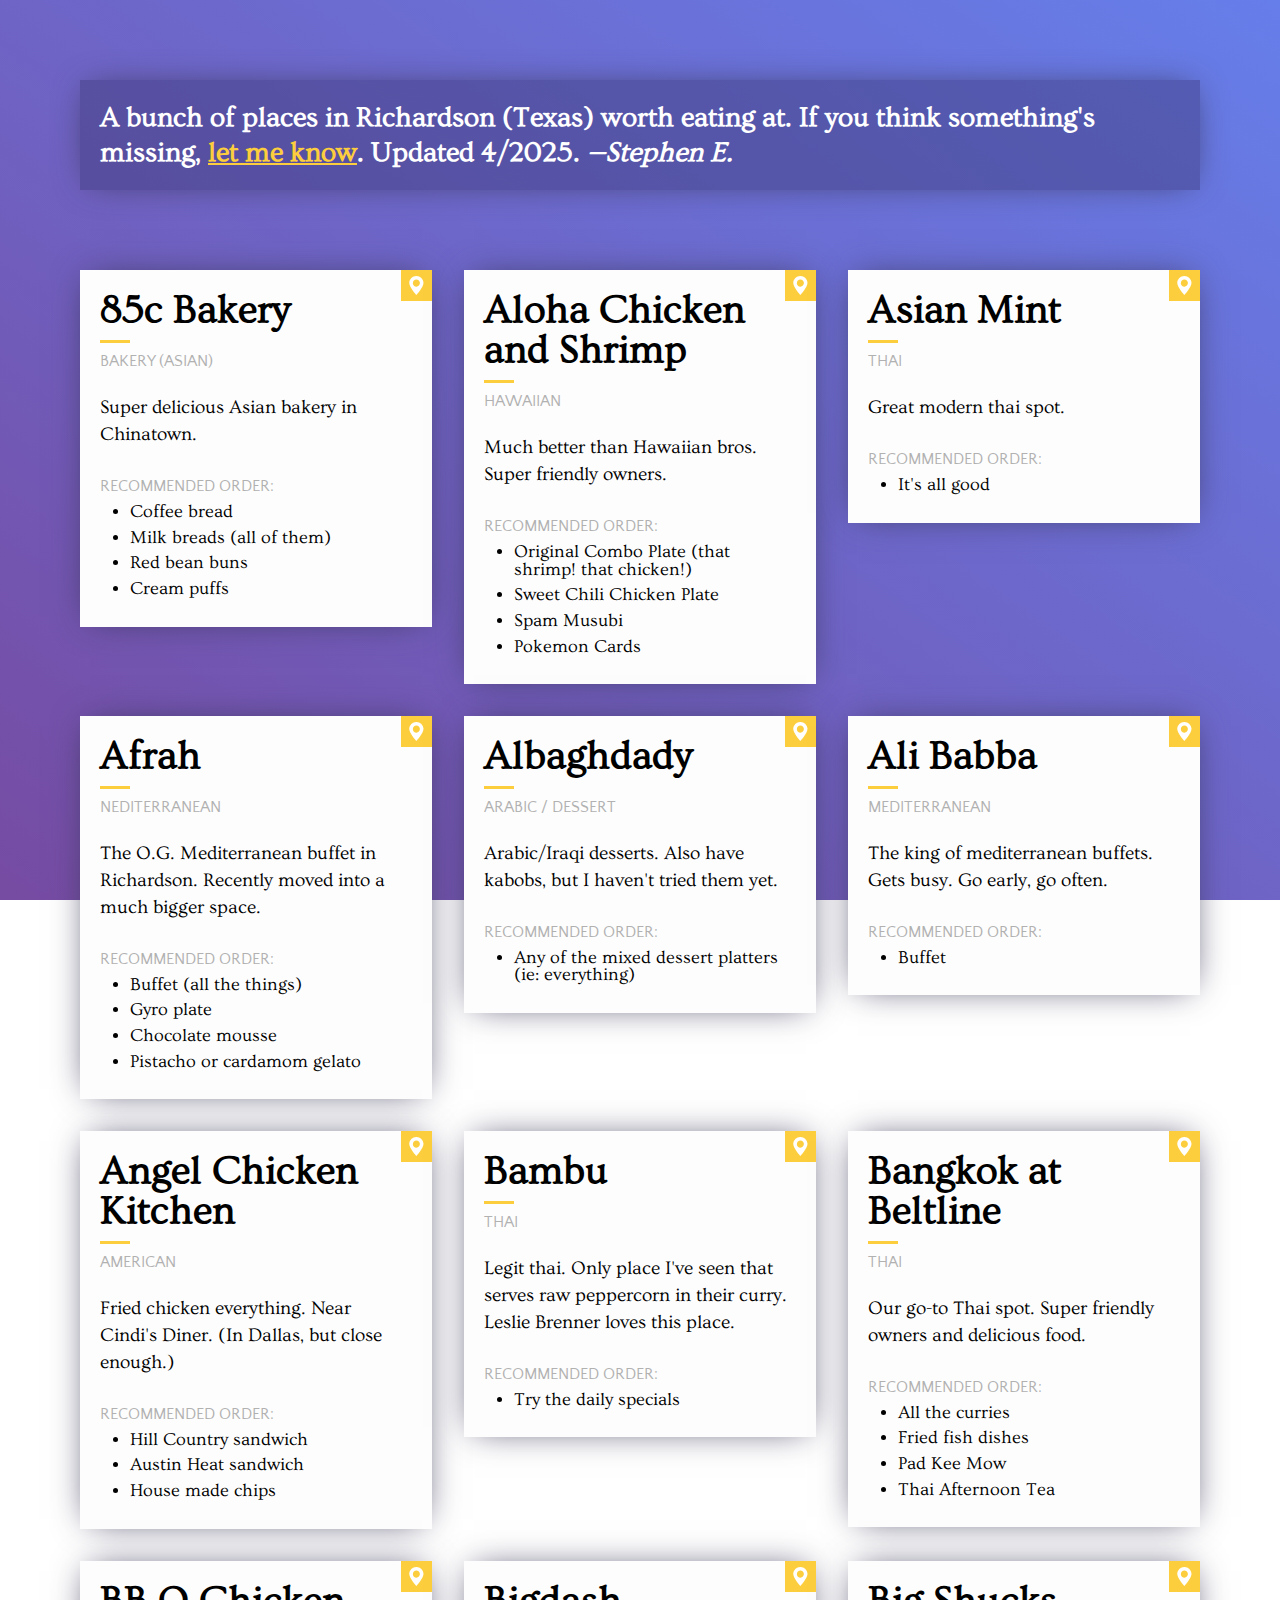
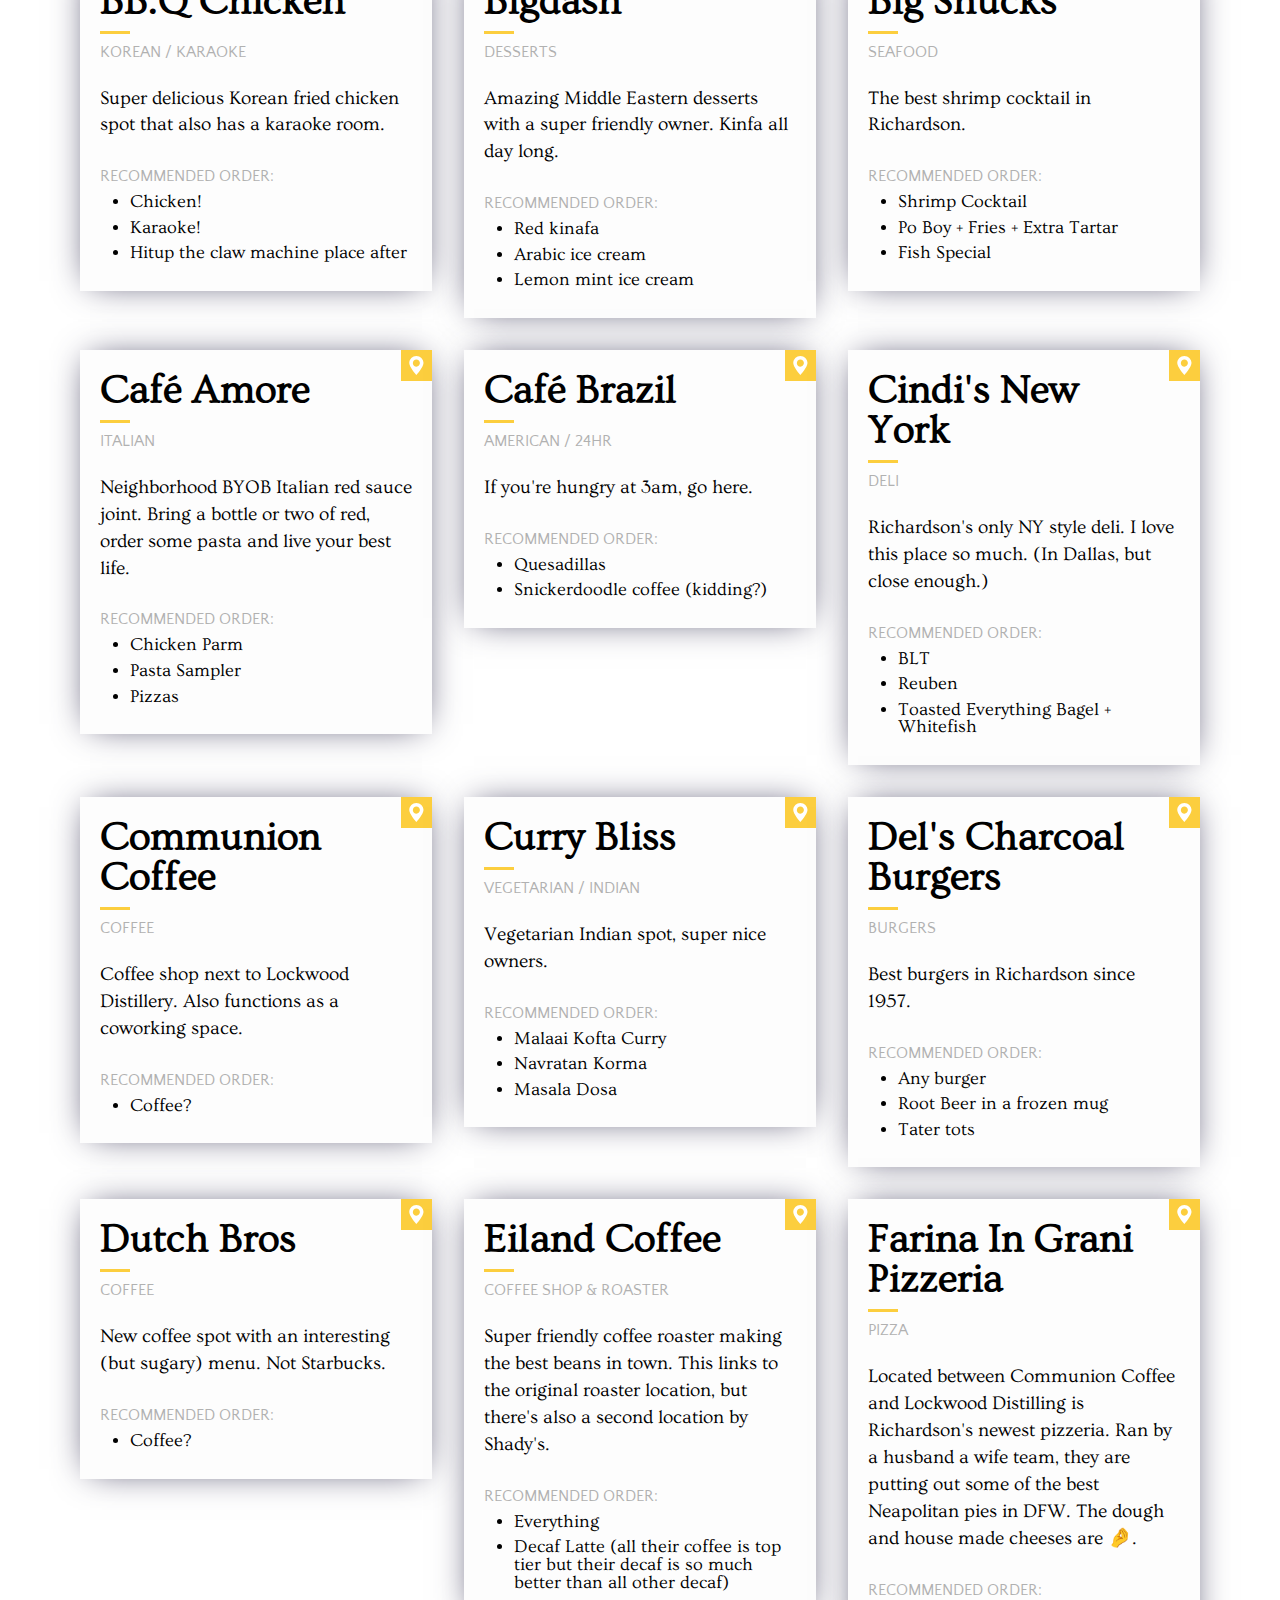
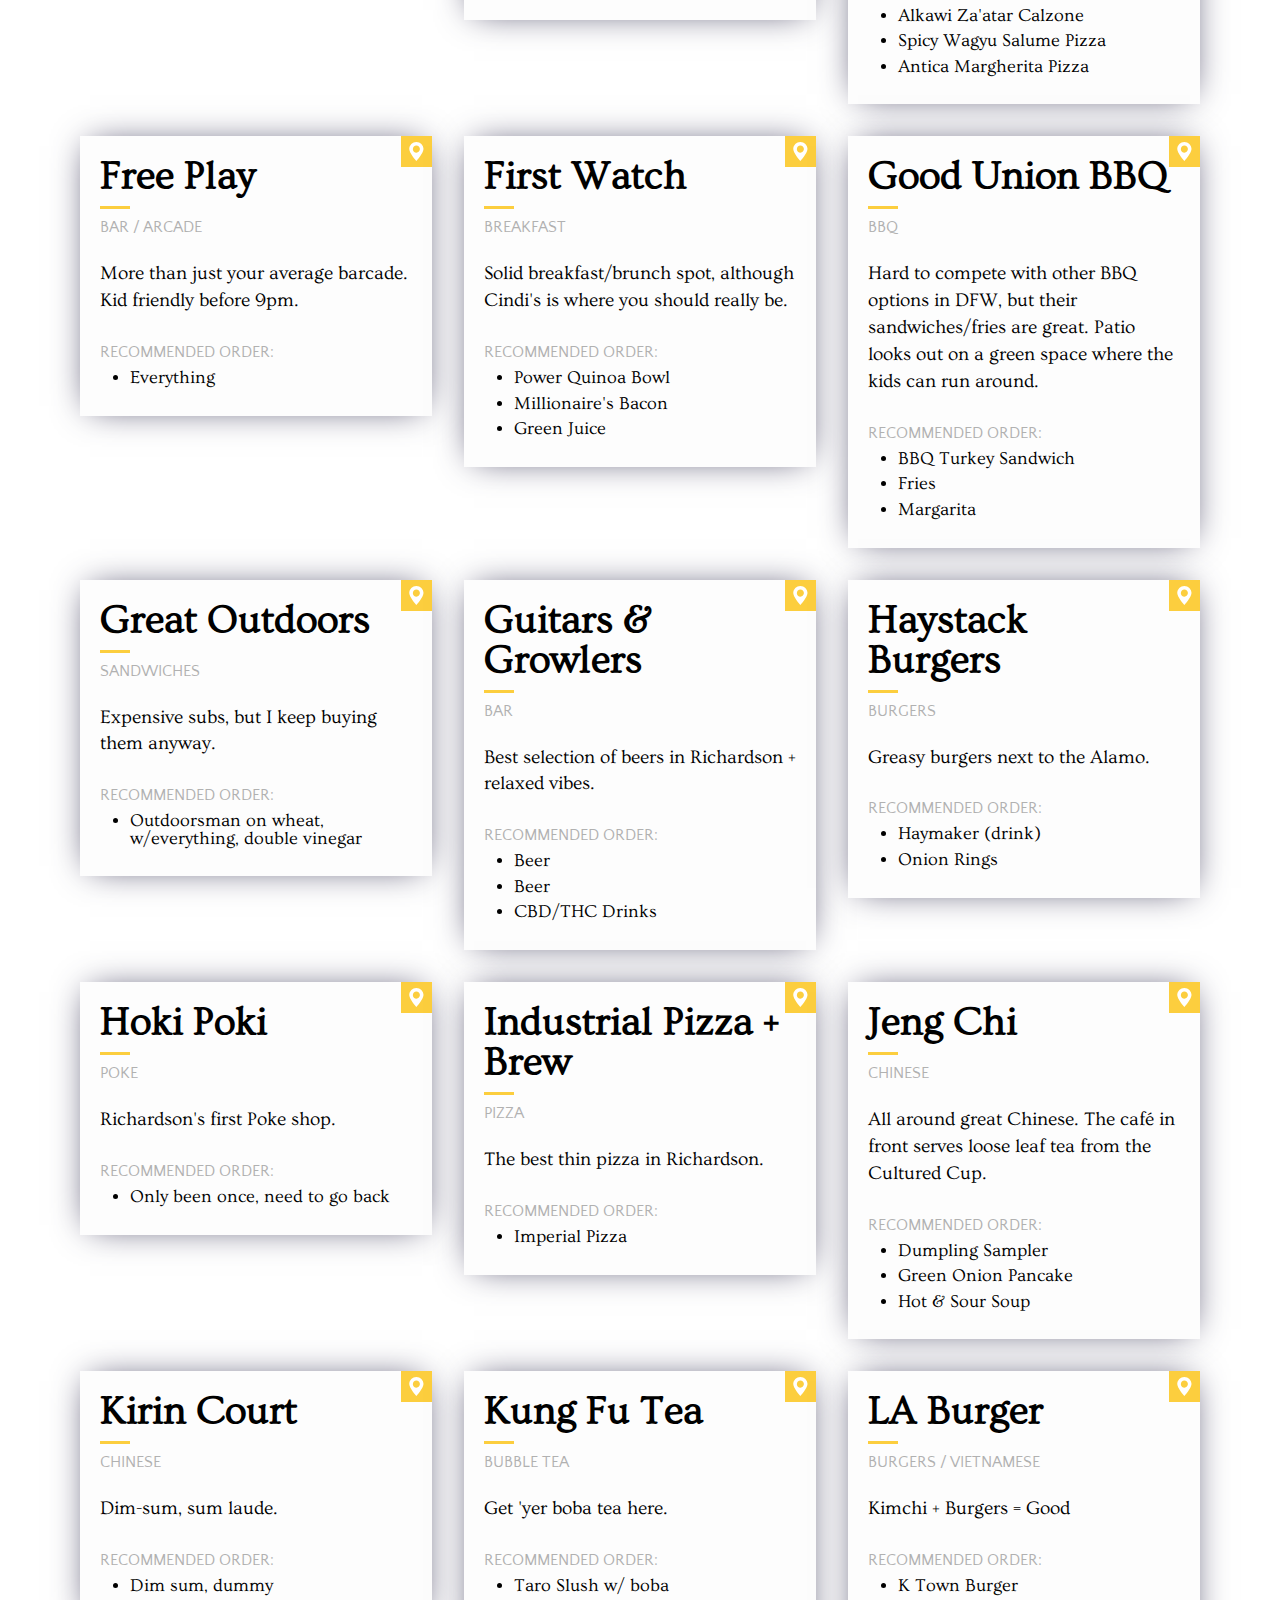
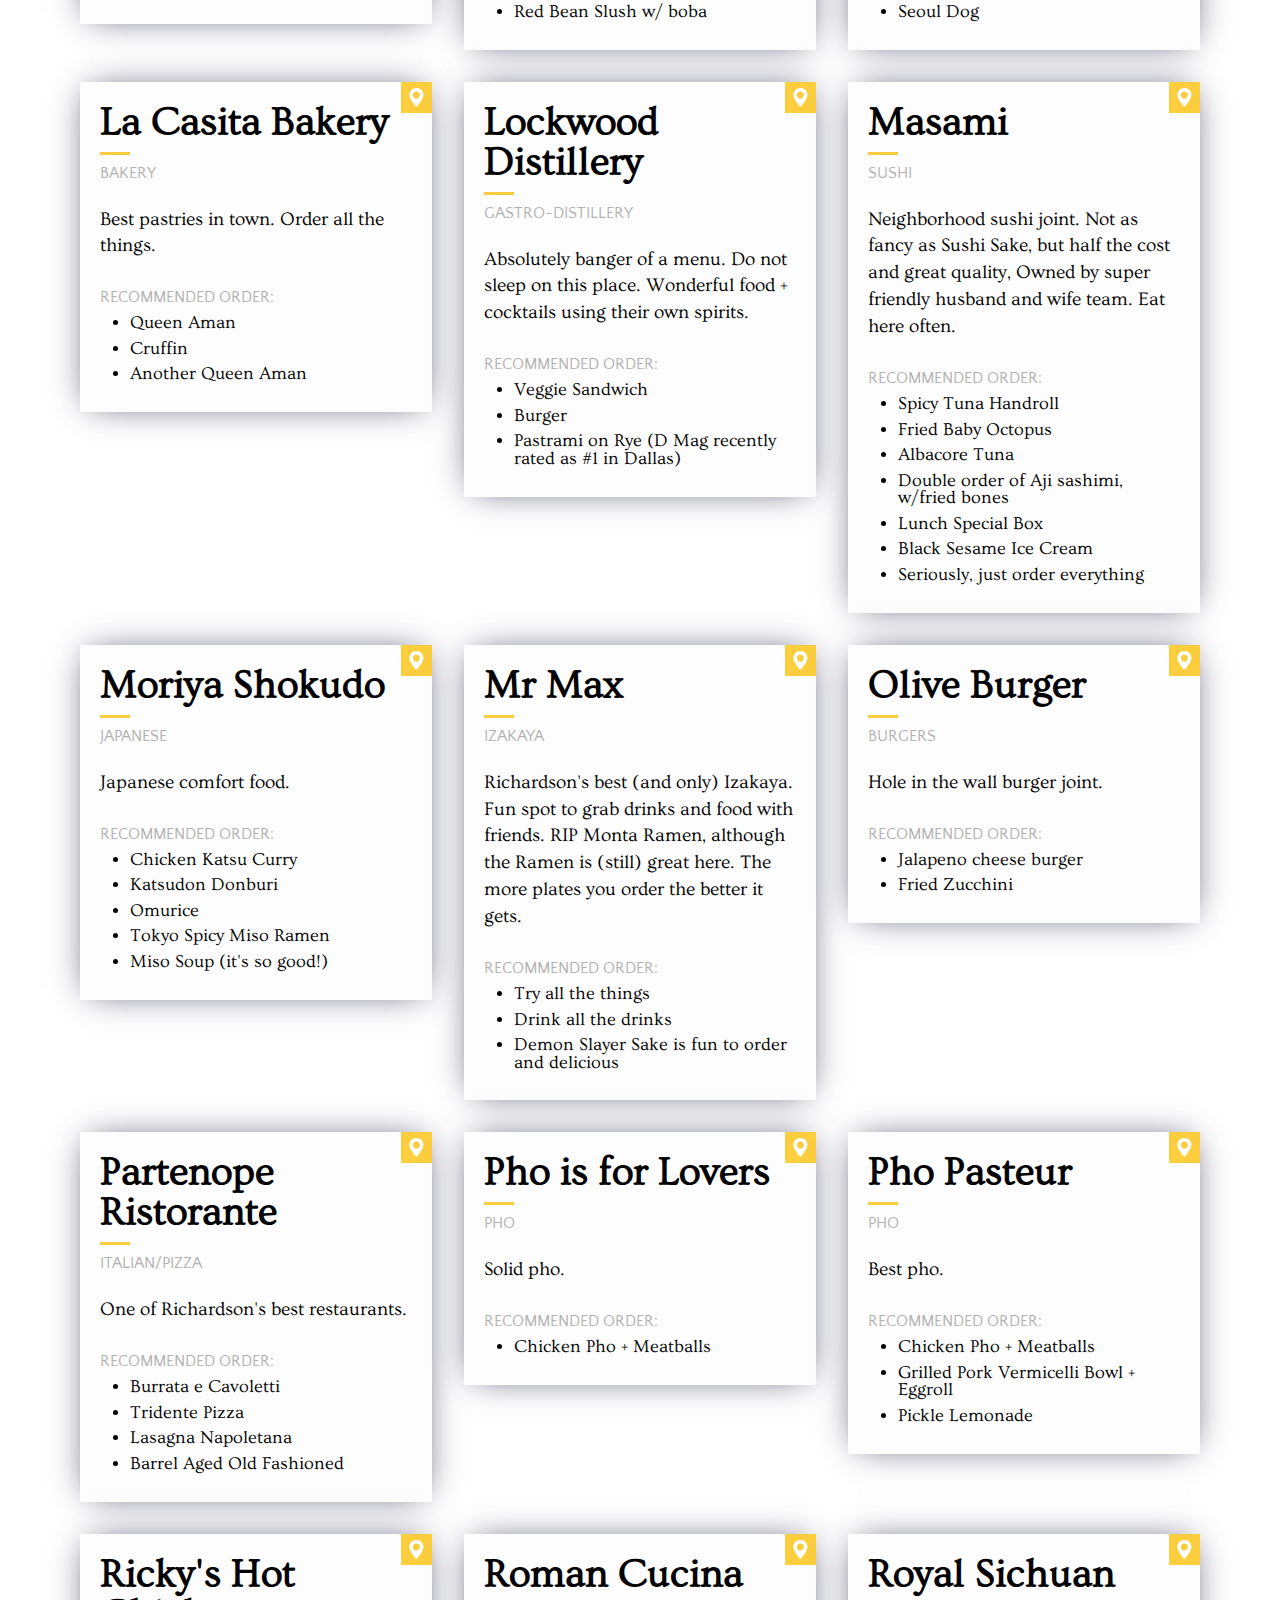
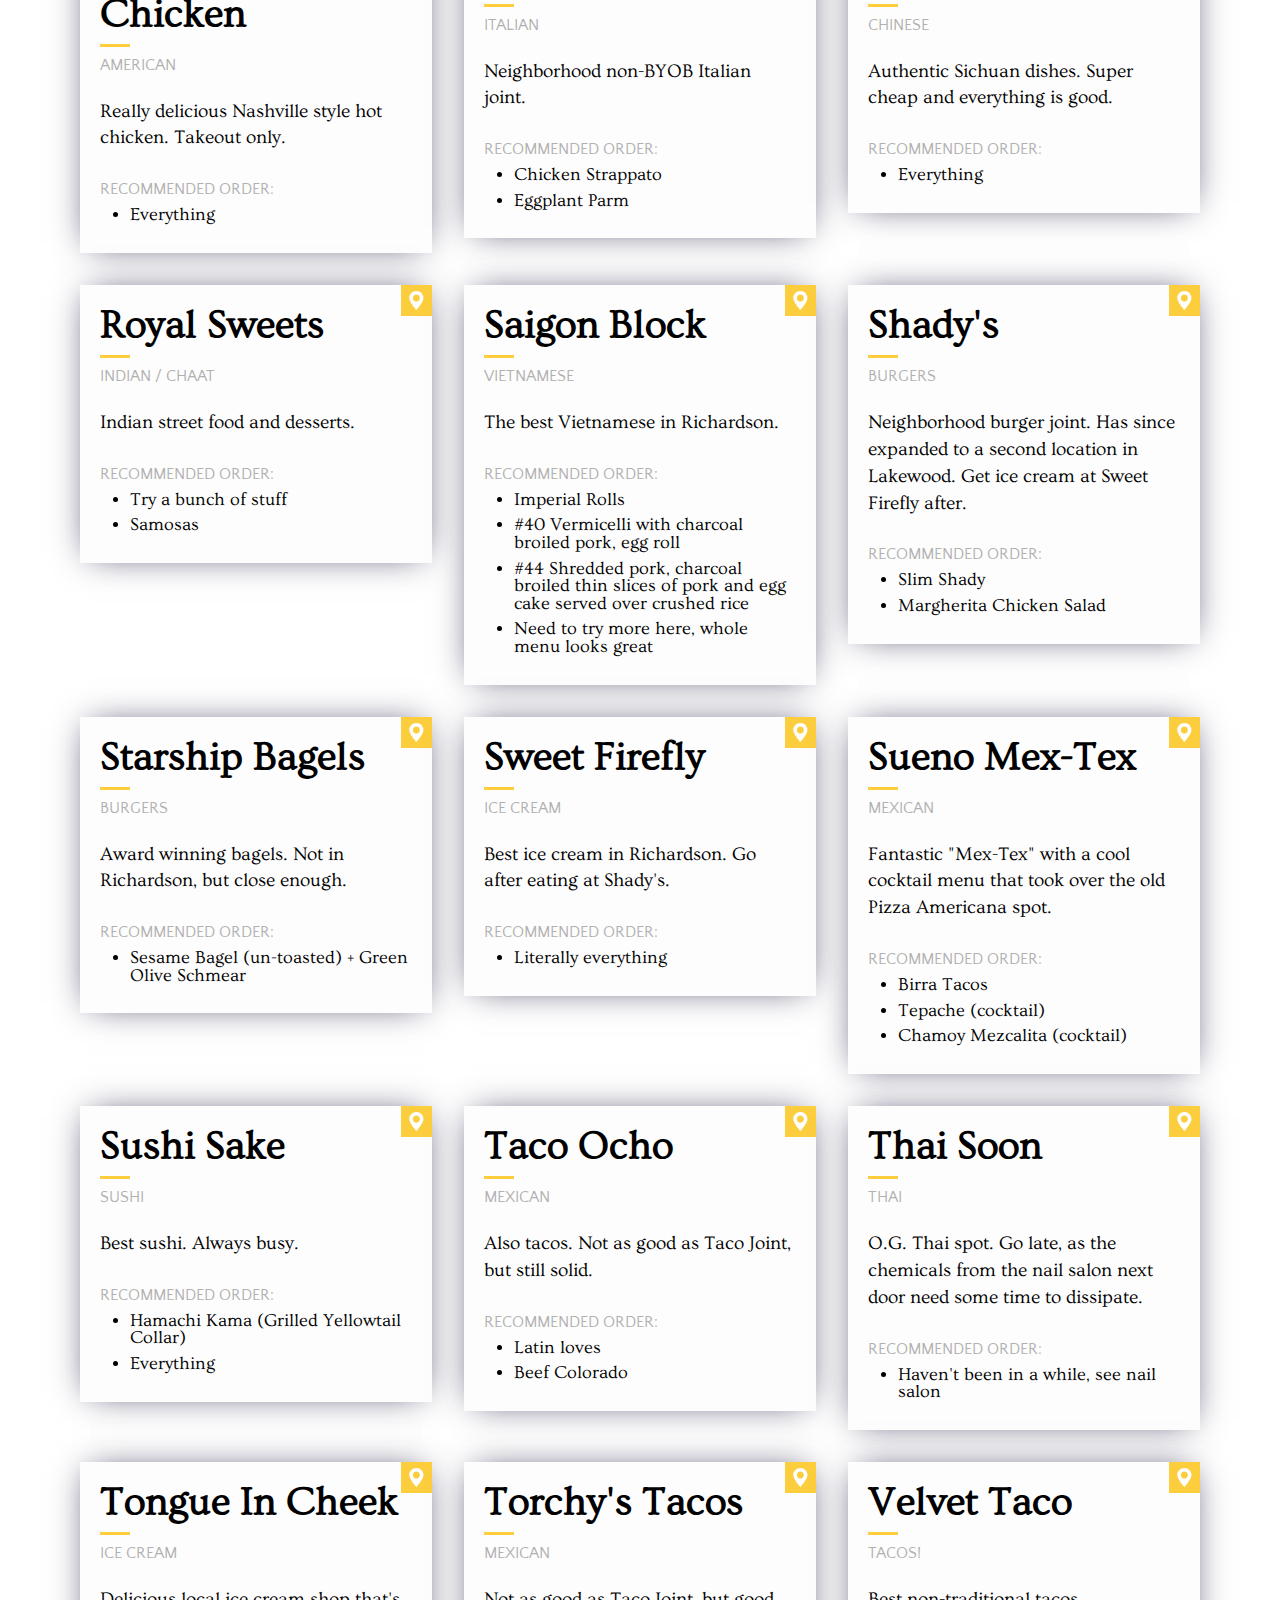
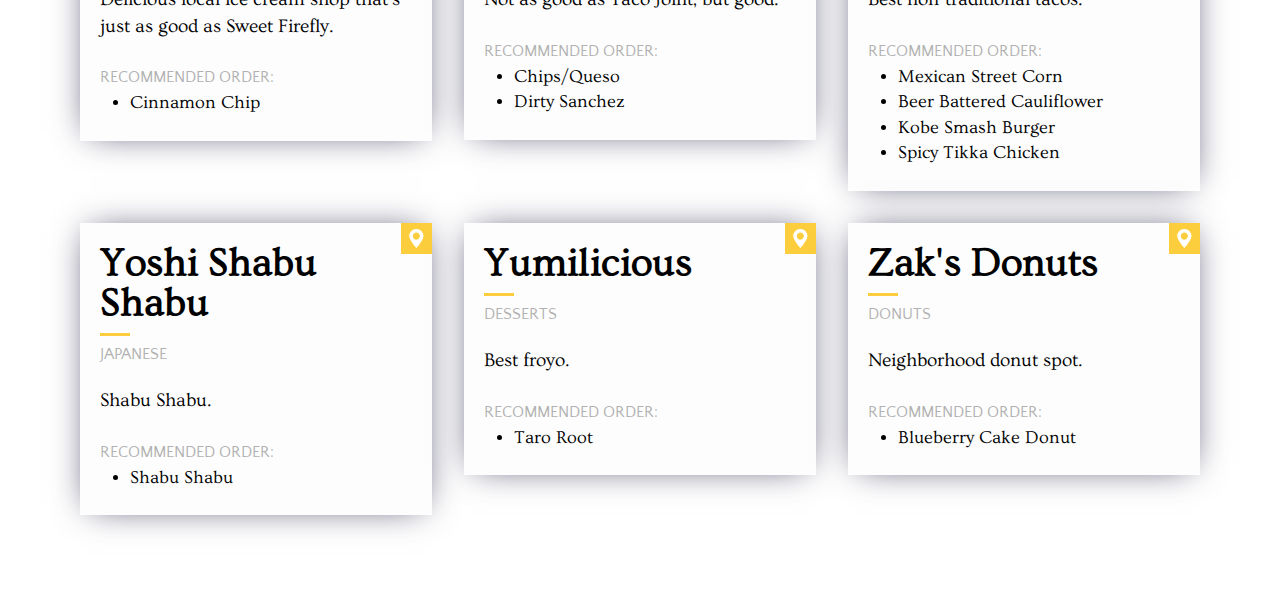
<file: index.html>
<!DOCTYPE html>

<html>

  <head>

    <meta charset="utf-8">
    <title>Richardson Eats 	&middot; The Best Restaurants in Richardson, TX</title>
    <link rel="icon" type="image/png" href="favicon.ico">

    <meta name="apple-mobile-web-app-capable" content="yes" />
    <meta name="apple-mobile-web-app-status-bar-style" content="black" />
    <meta name="viewport" content="width=device-width, user-scalable=no">

    <!--<link href="css-ext/normalize.css" media="screen, projection" rel="stylesheet" type="text/css" />-->
    <link href="css/screen.css" media="screen, projection" rel="stylesheet" type="text/css" />
    <link href="css/print.css" media="print" rel="stylesheet" type="text/css" />

    <link href="https://fonts.googleapis.com/css?family=Ovo|Quattrocento+Sans" rel="stylesheet">

    <!-- Global site tag (gtag.js) - Google Analytics -->
    <script async src="https://www.googletagmanager.com/gtag/js?id=UA-120728516-1"></script>
    <script>
      window.dataLayer = window.dataLayer || [];
      function gtag(){dataLayer.push(arguments);}
      gtag('js', new Date());

      gtag('config', 'UA-120728516-1');
    </script>

    <meta property="og:url"                content="http://richardsoneats.com" />
    <meta property="og:type"               content="website" />
    <meta property="og:title"              content="Richardson Eats" />
    <meta property="og:description"        content="The Best Restaurants in Richardson" />
    <meta property="og:image"              content="http://richardsoneats.com/favicon.ico" />
  </head>

  <body>

    <section class="header-container">
      <article class="card">
        <h1>A bunch of places in Richardson (Texas) worth eating at. If you think something's missing, <a href="form.html">let me know</a>. Updated 4/2025. <em>—Stephen E.</em></h1>
      </article>
    </section>

    <section class="card-container">

    <a href="https://goo.gl/maps/dWCZ8h4Erwt" class="card-link" target="_blank">
      <article class="card">
        <header class="card-title">
          <span class="pin"><img src="svg/pin.svg" alt="Open in Google Maps" /></span>

          <h2>85c Bakery</h2>
          <div class="hr"></div>
          <h3>Bakery (Asian)</h3>
        </header>
        <main class="card-description">
          Super delicious Asian bakery in Chinatown.
        </main>
        <list class="card-order">
          <h3>Recommended Order:</h3>
          <ul>
            <li>Coffee bread</li>
            <li>Milk breads (all of them)</li>
            <li>Red bean buns</li>
            <li>Cream puffs</li>
          </ul>
        </list>
      </article>
    </a>

    <a href="https://maps.app.goo.gl/AMnH9cuy9XkBHyhz5" class="card-link" target="_blank">
      <article class="card">
        <header class="card-title">
          <span class="pin"><img src="svg/pin.svg" alt="Open in Google Maps" /></span>

          <h2>Aloha Chicken and Shrimp</h2>
          <div class="hr"></div>
          <h3>Hawaiian</h3>
        </header>
        <main class="card-description">
          Much better than Hawaiian bros. Super friendly owners.
        </main>
        <list class="card-order">
          <h3>Recommended Order:</h3>
          <ul>
            <li>Original Combo Plate (that shrimp! that chicken!)</li>
            <li>Sweet Chili Chicken Plate</li>
            <li>Spam Musubi</li>
            <li>Pokemon Cards</li>
          </ul>
        </list>
      </article>
    </a>

    <a href="https://goo.gl/maps/KvZSqb1YajJ2" class="card-link" target="_blank">
      <article class="card">
        <header class="card-title">
          <span class="pin"><img src="svg/pin.svg" alt="Open in Google Maps" /></span>

          <h2>Asian Mint</h2>
          <div class="hr"></div>
          <h3>Thai</h3>
        </header>
        <main class="card-description">
          Great modern thai spot.
        </main>
        <list class="card-order">
          <h3>Recommended Order:</h3>
          <ul>
            <li>It's all good</li>
          </ul>
        </list>
      </article>
    </a>

    <a href="https://goo.gl/maps/EWHUFnYhi6s" class="card-link" target="_blank">
      <article class="card">
        <header class="card-title">
          <span class="pin"><img src="svg/pin.svg" alt="Open in Google Maps" /></span>

          <h2>Afrah</h2>
          <div class="hr"></div>
          <h3>Nediterranean</h3>
        </header>
        <main class="card-description">
          The O.G. Mediterranean buffet in Richardson. Recently moved into a much bigger space.
        </main>
        <list class="card-order">
          <h3>Recommended Order:</h3>
          <ul>
            <li>Buffet (all the things)</li>
            <li>Gyro plate</li>
            <li>Chocolate mousse</li>
            <li>Pistacho or cardamom gelato</li>
          </ul>
        </list>
      </article>
    </a>

    <a href="https://goo.gl/maps/TcJXPjEC6Y62" class="card-link" target="_blank">
      <article class="card">
        <header class="card-title">
          <span class="pin"><img src="svg/pin.svg" alt="Open in Google Maps" /></span>

          <h2>Albaghdady</h2>
          <div class="hr"></div>
          <h3>Arabic / Dessert</h3>
        </header>
        <main class="card-description">
          Arabic/Iraqi desserts. Also have kabobs, but I haven't tried them yet.
        </main>
        <list class="card-order">
          <h3>Recommended Order:</h3>
          <ul>
            <li>Any of the mixed dessert platters (ie: everything)</li>
          </ul>
        </list>
      </article>
    </a>

    <a href="https://goo.gl/maps/n6ra4Y8jBQ12" class="card-link" target="_blank">
      <article class="card">
        <header class="card-title">
          <span class="pin"><img src="svg/pin.svg" alt="Open in Google Maps" /></span>

          <h2>Ali Babba</h2>
          <div class="hr"></div>
          <h3>Mediterranean</h3>
        </header>
        <main class="card-description">
          The king of mediterranean buffets. Gets busy. Go early, go often.
        </main>
        <list class="card-order">
          <h3>Recommended Order:</h3>
          <ul>
            <li>Buffet</li>
          </ul>
        </list>
      </article>
    </a>

    <a href="https://goo.gl/maps/7vtfe8YYix52" class="card-link" target="_blank">
      <article class="card">
        <header class="card-title">
          <span class="pin"><img src="svg/pin.svg" alt="Open in Google Maps" /></span>

          <h2>Angel Chicken Kitchen</h2>
          <div class="hr"></div>
          <h3>American</h3>
        </header>
        <main class="card-description">
          Fried chicken everything. Near Cindi's Diner. (In Dallas, but close enough.)
        </main>
        <list class="card-order">
          <h3>Recommended Order:</h3>
          <ul>
            <li>Hill Country sandwich</li>
            <li>Austin Heat sandwich</li>
            <li>House made chips</li>
          </ul>
        </list>
      </article>
    </a>

    <a href="https://goo.gl/maps/sR7yTat1yRJ2" class="card-link" target="_blank">
      <article class="card">
        <header class="card-title">
          <span class="pin"><img src="svg/pin.svg" alt="Open in Google Maps" /></span>

          <h2>Bambu</h2>
          <div class="hr"></div>
          <h3>Thai</h3>
        </header>
        <main class="card-description">
          Legit thai. Only place I've seen that serves raw peppercorn in their curry. Leslie Brenner loves this place.
        </main>
        <list class="card-order">
          <h3>Recommended Order:</h3>
          <ul>
            <li>Try the daily specials</li>
          </ul>
        </list>
      </article>
    </a>

    <a href="https://goo.gl/maps/CdMwmtUgNAv" class="card-link" target="_blank">
      <article class="card">
        <header class="card-title">
          <span class="pin"><img src="svg/pin.svg" alt="Open in Google Maps" /></span>

          <h2>Bangkok at Beltline</h2>
          <div class="hr"></div>
          <h3>Thai</h3>
        </header>
        <main class="card-description">
          Our go-to Thai spot. Super friendly owners and delicious food.
        </main>
        <list class="card-order">
          <h3>Recommended Order:</h3>
          <ul>
            <li>All the curries</li>
            <li>Fried fish dishes</li>
            <li>Pad Kee Mow</li>
            <li>Thai Afternoon Tea</li>
          </ul>
        </list>
      </article>
    </a>

    <a href="https://maps.app.goo.gl/xmE4wCuXh3ppNgxGA" class="card-link" target="_blank">
      <article class="card">
        <header class="card-title">
          <span class="pin"><img src="svg/pin.svg" alt="Open in Google Maps" /></span>

          <h2>BB.Q Chicken</h2>
          <div class="hr"></div>
          <h3>Korean / Karaoke</h3>
        </header>
        <main class="card-description">
          Super delicious Korean fried chicken spot that also has a karaoke room.
        </main>
        <list class="card-order">
          <h3>Recommended Order:</h3>
          <ul>
            <li>Chicken!</li>
            <li>Karaoke!</li>
            <li>Hitup the claw machine place after</li>
          </ul>
        </list>
      </article>
    </a>

    <a href="https://g.page/bigdash?share" class="card-link" target="_blank">
      <article class="card">
        <header class="card-title">
          <span class="pin"><img src="svg/pin.svg" alt="Open in Google Maps" /></span>

          <h2>Bigdash</h2>
          <div class="hr"></div>
          <h3>Desserts</h3>
        </header>
        <main class="card-description">
          Amazing Middle Eastern desserts with a super friendly owner. Kinfa all day long.
        </main>
        <list class="card-order">
          <h3>Recommended Order:</h3>
          <ul>
            <li>Red kinafa</li>
            <li>Arabic ice cream</li>
            <li>Lemon mint ice cream</li>
          </ul>
        </list>
      </article>
    </a>

    <a href="https://maps.app.goo.gl/x7e7Zf2qXsDQGWx19" class="card-link" target="_blank">
      <article class="card">
        <header class="card-title">
          <span class="pin"><img src="svg/pin.svg" alt="Open in Google Maps" /></span>

          <h2>Big Shucks</h2>
          <div class="hr"></div>
          <h3>Seafood</h3>
        </header>
        <main class="card-description">
          The best shrimp cocktail in Richardson.
        </main>
        <list class="card-order">
          <h3>Recommended Order:</h3>
          <ul>
            <li>Shrimp Cocktail</li>
            <li>Po Boy + Fries + Extra Tartar</li>
            <li>Fish Special</li>
          </ul>
        </list>
      </article>
    </a>

    <a href="https://goo.gl/maps/JZrVf1PRXB82" class="card-link" target="_blank">
      <article class="card">
        <header class="card-title">
          <span class="pin"><img src="svg/pin.svg" alt="Open in Google Maps" /></span>

          <h2>Café Amore</h2>
          <div class="hr"></div>
          <h3>Italian</h3>
        </header>
        <main class="card-description">
          Neighborhood BYOB Italian red sauce joint. Bring a bottle or two of red, order some pasta and live your best life.
        </main>
        <list class="card-order">
          <h3>Recommended Order:</h3>
          <ul>
            <li>Chicken Parm</li>
            <li>Pasta Sampler</li>
            <li>Pizzas</li>
          </ul>
        </list>
      </article>
    </a>

    <a href="https://goo.gl/maps/kqwjRzvwyfA2" class="card-link" target="_blank">
      <article class="card">
        <header class="card-title">
          <span class="pin"><img src="svg/pin.svg" alt="Open in Google Maps" /></span>

          <h2>Café Brazil</h2>
          <div class="hr"></div>
          <h3>American / 24hr</h3>
        </header>
        <main class="card-description">
          If you're hungry at 3am, go here.
        </main>
        <list class="card-order">
          <h3>Recommended Order:</h3>
          <ul>
            <li>Quesadillas</li>
            <li>Snickerdoodle coffee (kidding?)</li>
          </ul>
        </list>
      </article>
    </a>

    <a href="https://goo.gl/maps/mEBJGT4MT942" class="card-link" target="_blank">
      <article class="card">
        <header class="card-title">
          <span class="pin"><img src="svg/pin.svg" alt="Open in Google Maps" /></span>

          <h2>Cindi's New York</h2>
          <div class="hr"></div>
          <h3>Deli</h3>
        </header>
        <main class="card-description">
          Richardson's only NY style deli. I love this place so much. (In Dallas, but close enough.)
        </main>
        <list class="card-order">
          <h3>Recommended Order:</h3>
          <ul>
            <li>BLT</li>
            <li>Reuben</li>
            <li>Toasted Everything Bagel + Whitefish</li>
          </ul>
        </list>
      </article>
    </a>

    <a href="https://g.page/communioneatworkplay?share" class="card-link" target="_blank">
      <article class="card">
        <header class="card-title">
          <span class="pin"><img src="svg/pin.svg" alt="Open in Google Maps" /></span>

          <h2>Communion Coffee</h2>
          <div class="hr"></div>
          <h3>Coffee</h3>
        </header>
        <main class="card-description">
          Coffee shop next to Lockwood Distillery. Also functions as a coworking space.
        </main>
        <list class="card-order">
          <h3>Recommended Order:</h3>
          <ul>
            <li>Coffee?</li>
          </ul>
        </list>
      </article>
    </a>

    <a href="https://goo.gl/maps/PjnX3KA9xUB2" class="card-link" target="_blank">
      <article class="card">
        <header class="card-title">
          <span class="pin"><img src="svg/pin.svg" alt="Open in Google Maps" /></span>

          <h2>Curry Bliss</h2>
          <div class="hr"></div>
          <h3>Vegetarian / Indian</h3>
        </header>
        <main class="card-description">
          Vegetarian Indian spot, super nice owners.
        </main>
        <list class="card-order">
          <h3>Recommended Order:</h3>
          <ul>
            <li>Malaai Kofta Curry</li>
            <li>Navratan Korma</li>
            <li>Masala Dosa</li>
          </ul>
        </list>
      </article>
    </a>

    <a href="https://goo.gl/maps/QmHAEcbrk4L2" class="card-link" target="_blank">
      <article class="card">
        <header class="card-title">
          <span class="pin"><img src="svg/pin.svg" alt="Open in Google Maps" /></span>

          <h2>Del's Charcoal Burgers</h2>
          <div class="hr"></div>
          <h3>Burgers</h3>
        </header>
        <main class="card-description">
          Best burgers in Richardson since 1957.
        </main>
        <list class="card-order">
          <h3>Recommended Order:</h3>
          <ul>
            <li>Any burger</li>
            <li>Root Beer in a frozen mug</li>
            <li>Tater tots</li>
          </ul>
        </list>
      </article>
    </a>

    <a href="https://goo.gl/maps/BuZ6bVKXfFq64oEu5" class="card-link" target="_blank">
      <article class="card">
        <header class="card-title">
          <span class="pin"><img src="svg/pin.svg" alt="Open in Google Maps" /></span>

          <h2>Dutch Bros</h2>
          <div class="hr"></div>
          <h3>Coffee</h3>
        </header>
        <main class="card-description">
          New coffee spot with an interesting (but sugary) menu. Not Starbucks.
        </main>
        <list class="card-order">
          <h3>Recommended Order:</h3>
          <ul>
            <li>Coffee?
          </ul>
        </list>
      </article>
    </a>

    <a href="https://goo.gl/maps/ddPDQSadDb12" class="card-link" target="_blank">
      <article class="card">
        <header class="card-title">
          <span class="pin"><img src="svg/pin.svg" alt="Open in Google Maps" /></span>

          <h2>Eiland Coffee</h2>
          <div class="hr"></div>
          <h3>Coffee Shop & Roaster</h3>
        </header>
        <main class="card-description">
          Super friendly coffee roaster making the best beans in town. This links to the original roaster location, but there's also a second location by Shady's.
        </main>
        <list class="card-order">
          <h3>Recommended Order:</h3>
          <ul>
            <li>Everything</li>
            <li>Decaf Latte (all their coffee is top tier but their decaf is so much better than all other decaf)</li>
          </ul>
        </list>
      </article>
    </a>

    <a href="https://maps.app.goo.gl/6jBbDy9TuWgwT1DY6" class="card-link" target="_blank">
      <article class="card">
        <header class="card-title">
          <span class="pin"><img src="svg/pin.svg" alt="Open in Google Maps" /></span>

          <h2>Farina In Grani Pizzeria</h2>
          <div class="hr"></div>
          <h3>Pizza</h3>
        </header>
        <main class="card-description">
          Located between Communion Coffee and Lockwood Distilling is Richardson's newest pizzeria. Ran by a husband a wife team, they are putting out some of the best Neapolitan pies in DFW. The dough and house made cheeses are 🤌.
        </main>
        <list class="card-order">
          <h3>Recommended Order:</h3>
          <ul>
            <li>Alkawi Za'atar Calzone</li>
            <li>Spicy Wagyu Salume Pizza</li>
            <li>Antica Margherita Pizza</li>
          </ul>
        </list>
      </article>
    </a>

    <a href="https://goo.gl/maps/UjuM4pQQiFx" class="card-link" target="_blank">
      <article class="card">
        <header class="card-title">
          <span class="pin"><img src="svg/pin.svg" alt="Open in Google Maps" /></span>

          <h2>Free Play</h2>
          <div class="hr"></div>
          <h3>Bar / Arcade</h3>
        </header>
        <main class="card-description">
          More than just your average barcade. Kid friendly before 9pm.
        </main>
        <list class="card-order">
          <h3>Recommended Order:</h3>
          <ul>
            <li>Everything</li>
          </ul>
        </list>
      </article>
    </a>

    <a href="https://goo.gl/maps/qbdYTu2Jbru" class="card-link" target="_blank">
      <article class="card">
        <header class="card-title">
          <span class="pin"><img src="svg/pin.svg" alt="Open in Google Maps" /></span>

          <h2>First Watch</h2>
          <div class="hr"></div>
          <h3>Breakfast</h3>
        </header>
        <main class="card-description">
          Solid breakfast/brunch spot, although Cindi's is where you should really be.
        </main>
        <list class="card-order">
          <h3>Recommended Order:</h3>
          <ul>
            <li>Power Quinoa Bowl</li>
            <li>Millionaire's Bacon</li>
            <li>Green Juice</li>
          </ul>
        </list>
      </article>
    </a>

    <a href="https://goo.gl/maps/6JpyRuqpJAz" class="card-link" target="_blank">
      <article class="card">
        <header class="card-title">
          <span class="pin"><img src="svg/pin.svg" alt="Open in Google Maps" /></span>

          <h2>Good Union BBQ</h2>
          <div class="hr"></div>
          <h3>BBQ</h3>
        </header>
        <main class="card-description">
          Hard to compete with other BBQ options in DFW, but their sandwiches/fries are great. Patio looks out on a green space where the kids can run around.
        </main>
        <list class="card-order">
          <h3>Recommended Order:</h3>
          <ul>
            <li>BBQ Turkey Sandwich</li>
            <li>Fries</li>
            <li>Margarita</li>
          </ul>
        </list>
      </article>
    </a>

    <a href="https://goo.gl/maps/ZQG333DRVr62" class="card-link" target="_blank">
      <article class="card">
        <header class="card-title">
          <span class="pin"><img src="svg/pin.svg" alt="Open in Google Maps" /></span>

          <h2>Great Outdoors</h2>
          <div class="hr"></div>
          <h3>Sandwiches</h3>
        </header>
        <main class="card-description">
          Expensive subs, but I keep buying them anyway.
        </main>
        <list class="card-order">
          <h3>Recommended Order:</h3>
          <ul>
            <li>Outdoorsman on wheat, w/everything, double vinegar</li>
          </ul>
        </list>
      </article>
    </a>

    <a href="https://maps.app.goo.gl/8ZFJrTzVxHZb1w8HA" class="card-link" target="_blank">
      <article class="card">
        <header class="card-title">
          <span class="pin"><img src="svg/pin.svg" alt="Open in Google Maps" /></span>

          <h2>Guitars & Growlers</h2>
          <div class="hr"></div>
          <h3>Bar</h3>
        </header>
        <main class="card-description">
          Best selection of beers in Richardson + relaxed vibes.
        </main>
        <list class="card-order">
          <h3>Recommended Order:</h3>
          <ul>
            <li>Beer</li>
            <li>Beer</li>
            <li>CBD/THC Drinks</li>
          </ul>
        </list>
      </article>
    </a>

    <a href="https://goo.gl/maps/xRwgfXPf3z52" class="card-link" target="_blank">
      <article class="card">
        <header class="card-title">
          <span class="pin"><img src="svg/pin.svg" alt="Open in Google Maps" /></span>

          <h2>Haystack Burgers</h2>
          <div class="hr"></div>
          <h3>Burgers</h3>
        </header>
        <main class="card-description">
          Greasy burgers next to the Alamo.
        </main>
        <list class="card-order">
          <h3>Recommended Order:</h3>
          <ul>
            <li>Haymaker (drink)</li>
            <li>Onion Rings</li>
          </ul>
        </list>
      </article>
    </a>

    <a href="https://goo.gl/maps/1vjWhXTwfsD2" class="card-link" target="_blank">
      <article class="card">
        <header class="card-title">
          <span class="pin"><img src="svg/pin.svg" alt="Open in Google Maps" /></span>

          <h2>Hoki Poki</h2>
          <div class="hr"></div>
          <h3>Poke</h3>
        </header>
        <main class="card-description">
          Richardson's first Poke shop.
        </main>
        <list class="card-order">
          <h3>Recommended Order:</h3>
          <ul>
            <li>Only been once, need to go back</li>
          </ul>
        </list>
      </article>
    </a>

    <a href="https://goo.gl/maps/9HRT9FqmHfN2" class="card-link" target="_blank">
      <article class="card">
        <header class="card-title">
          <span class="pin"><img src="svg/pin.svg" alt="Open in Google Maps" /></span>

          <h2>Industrial Pizza + Brew</h2>
          <div class="hr"></div>
          <h3>Pizza</h3>
        </header>
        <main class="card-description">
          The best thin pizza in Richardson.
        </main>
        <list class="card-order">
          <h3>Recommended Order:</h3>
          <ul>
            <li>Imperial Pizza</li>
          </ul>
        </list>
      </article>
    </a>

    <a href="https://goo.gl/maps/iTkQWfu2JzH2" class="card-link" target="_blank">
      <article class="card">
        <header class="card-title">
          <span class="pin"><img src="svg/pin.svg" alt="Open in Google Maps" /></span>

          <h2>Jeng Chi</h2>
          <div class="hr"></div>
          <h3>Chinese</h3>
        </header>
        <main class="card-description">
          All around great Chinese. The café in front serves loose leaf tea from the Cultured Cup.
        </main>
        <list class="card-order">
          <h3>Recommended Order:</h3>
          <ul>
            <li>Dumpling Sampler</li>
            <li>Green Onion Pancake</li>
            <li>Hot & Sour Soup</li>
          </ul>
        </list>
      </article>
    </a>

    <a href="https://goo.gl/maps/ppSCpZKooXz" class="card-link" target="_blank">
      <article class="card">
        <header class="card-title">
          <span class="pin"><img src="svg/pin.svg" alt="Open in Google Maps" /></span>

          <h2>Kirin Court</h2>
          <div class="hr"></div>
          <h3>Chinese</h3>
        </header>
        <main class="card-description">
          Dim-sum, sum laude.
        </main>
        <list class="card-order">
          <h3>Recommended Order:</h3>
          <ul>
            <li>Dim sum, dummy</li>
          </ul>
        </list>
      </article>
    </a>

    <a href="https://goo.gl/maps/kJBWhT3Jvh92" class="card-link" target="_blank">
      <article class="card">
        <header class="card-title">
          <span class="pin"><img src="svg/pin.svg" alt="Open in Google Maps" /></span>

          <h2>Kung Fu Tea</h2>
          <div class="hr"></div>
          <h3>Bubble Tea</h3>
        </header>
        <main class="card-description">
          Get 'yer boba tea here.
        </main>
        <list class="card-order">
          <h3>Recommended Order:</h3>
          <ul>
            <li>Taro Slush w/ boba</li>
            <li>Red Bean Slush w/ boba</li>
          </ul>
        </list>
      </article>
    </a>

    <a href="https://goo.gl/maps/XCPAGv5mRLP2" class="card-link" target="_blank">
      <article class="card">
        <header class="card-title">
          <span class="pin"><img src="svg/pin.svg" alt="Open in Google Maps" /></span>

          <h2>LA Burger</h2>
          <div class="hr"></div>
          <h3>Burgers / Vietnamese</h3>
        </header>
        <main class="card-description">
          Kimchi + Burgers = Good
        </main>
        <list class="card-order">
          <h3>Recommended Order:</h3>
          <ul>
            <li>K Town Burger</li>
            <li>Seoul Dog</li>
          </ul>
        </list>
      </article>
    </a>

    <a href="https://goo.gl/maps/aQ3LW2sEuqbg5H757" class="card-link" target="_blank">
      <article class="card">
        <header class="card-title">
          <span class="pin"><img src="svg/pin.svg" alt="Open in Google Maps" /></span>

          <h2>La Casita Bakery</h2>
          <div class="hr"></div>
          <h3>Bakery</h3>
        </header>
        <main class="card-description">
          Best pastries in town. Order all the things.
        </main>
        <list class="card-order">
          <h3>Recommended Order:</h3>
          <ul>
            <li>Queen Aman</li>
            <li>Cruffin</li>
            <li>Another Queen Aman</li>
          </ul>
        </list>
      </article>
    </a>

    <a href="https://g.page/lockwood-distilling-company?share" class="card-link" target="_blank">
      <article class="card">
        <header class="card-title">
          <span class="pin"><img src="svg/pin.svg" alt="Open in Google Maps" /></span>

          <h2>Lockwood Distillery</h2>
          <div class="hr"></div>
          <h3>Gastro-distillery</h3>
        </header>
        <main class="card-description">
          Absolutely banger of a menu. Do not sleep on this place. Wonderful food + cocktails using their own spirits.
        </main>
        <list class="card-order">
          <h3>Recommended Order:</h3>
          <ul>
            <li>Veggie Sandwich</li>
            <li>Burger</li>
            <li>Pastrami on Rye (D Mag recently rated as #1 in Dallas)</li>
          </ul>
        </list>
      </article>
    </a>

    <a href="https://goo.gl/maps/oEPyHiqc2jD2" class="card-link" target="_blank">
      <article class="card">
        <header class="card-title">
          <span class="pin"><img src="svg/pin.svg" alt="Open in Google Maps" /></span>

          <h2>Masami</h2>
          <div class="hr"></div>
          <h3>Sushi</h3>
        </header>
        <main class="card-description">
          Neighborhood sushi joint. Not as fancy as Sushi Sake, but half the cost and great quality, Owned by super friendly husband and wife team. Eat here often.
        </main>
        <list class="card-order">
          <h3>Recommended Order:</h3>
          <ul>
            <li>Spicy Tuna Handroll</li>
            <li>Fried Baby Octopus</li>
            <li>Albacore Tuna</li>
            <li>Double order of Aji sashimi, w/fried bones</li>
            <li>Lunch Special Box</li>
            <li>Black Sesame Ice Cream</li>
            <li>Seriously, just order everything</li>
          </ul>
        </list>
      </article>
    </a>

    <a href="https://maps.app.goo.gl/KY46TtUVAv8EtKw57" class="card-link" target="_blank">
      <article class="card">
        <header class="card-title">
          <span class="pin"><img src="svg/pin.svg" alt="Open in Google Maps" /></span>

          <h2>Moriya Shokudo</h2>
          <div class="hr"></div>
          <h3>Japanese</h3>
        </header>
        <main class="card-description">
          Japanese comfort food.
        </main>
        <list class="card-order">
          <h3>Recommended Order:</h3>
          <ul>
            <li>Chicken Katsu Curry</li>
            <li>Katsudon Donburi</li>
            <li>Omurice</li>
            <li>Tokyo Spicy Miso Ramen</li>
            <li>Miso Soup (it's so good!)</li>
          </ul>
        </list>
      </article>
    </a>

    <a href="https://maps.app.goo.gl/DjbXQJaWw2nXmuCu6" class="card-link" target="_blank">
      <article class="card">
        <header class="card-title">
          <span class="pin"><img src="svg/pin.svg" alt="Open in Google Maps" /></span>

          <h2>Mr Max</h2>
          <div class="hr"></div>
          <h3>Izakaya</h3>
        </header>
        <main class="card-description">
          Richardson's best (and only) Izakaya. Fun spot to grab drinks and food with friends. RIP Monta Ramen, although the Ramen is (still) great here. The more plates you order the better it gets.
        </main>
        <list class="card-order">
          <h3>Recommended Order:</h3>
          <ul>
            <li>Try all the things</li>
            <li>Drink all the drinks</li>
            <li>Demon Slayer Sake is fun to order and delicious</li>
          </ul>
        </list>
      </article>
    </a>

    <a href="https://goo.gl/maps/oWXLG9gfr2H2" class="card-link" target="_blank">
      <article class="card">
        <header class="card-title">
          <span class="pin"><img src="svg/pin.svg" alt="Open in Google Maps" /></span>

          <h2>Olive Burger</h2>
          <div class="hr"></div>
          <h3>Burgers</h3>
        </header>
        <main class="card-description">
          Hole in the wall burger joint.
        </main>
        <list class="card-order">
          <h3>Recommended Order:</h3>
          <ul>
            <li>Jalapeno cheese burger</li>
            <li>Fried Zucchini</li>
          </ul>
        </list>
      </article>
    </a>

    <a href="https://maps.app.goo.gl/x43WgjUh6xbz93U6A" class="card-link" target="_blank">
      <article class="card">
        <header class="card-title">
          <span class="pin"><img src="svg/pin.svg" alt="Open in Google Maps" /></span>

          <h2>Partenope Ristorante</h2>
          <div class="hr"></div>
          <h3>Italian/Pizza</h3>
        </header>
        <main class="card-description">
          One of Richardson's best restaurants.
        </main>
        <list class="card-order">
          <h3>Recommended Order:</h3>
          <ul>
            <li>Burrata e Cavoletti</li>
            <li>Tridente Pizza</li>
            <li>Lasagna Napoletana</li>
            <li>Barrel Aged Old Fashioned</li>
          </ul>
        </list>
      </article>
    </a>

    <a href="https://goo.gl/maps/M2V1yKQmaYU2" class="card-link" target="_blank">
      <article class="card">
        <header class="card-title">
          <span class="pin"><img src="svg/pin.svg" alt="Open in Google Maps" /></span>

          <h2>Pho is for Lovers</h2>
          <div class="hr"></div>
          <h3>Pho</h3>
        </header>
        <main class="card-description">
          Solid pho.
        </main>
        <list class="card-order">
          <h3>Recommended Order:</h3>
          <ul>
            <li>Chicken Pho + Meatballs</li>
          </ul>
        </list>
      </article>
    </a>

    <a href="https://goo.gl/maps/WdZeyXeACCM2" class="card-link" target="_blank">
      <article class="card">
        <header class="card-title">
          <span class="pin"><img src="svg/pin.svg" alt="Open in Google Maps" /></span>

          <h2>Pho Pasteur</h2>
          <div class="hr"></div>
          <h3>Pho</h3>
        </header>
        <main class="card-description">
          Best pho.
        </main>
        <list class="card-order">
          <h3>Recommended Order:</h3>
          <ul>
            <li>Chicken Pho + Meatballs</li>
            <li>Grilled Pork Vermicelli Bowl + Eggroll</li>
            <li>Pickle Lemonade</li>
          </ul>
        </list>
      </article>
    </a>

    <a href="https://g.page/rickyshotchicken?share" class="card-link" target="_blank">
      <article class="card">
        <header class="card-title">
          <span class="pin"><img src="svg/pin.svg" alt="Open in Google Maps" /></span>

          <h2>Ricky's Hot Chicken</h2>
          <div class="hr"></div>
          <h3>American</h3>
        </header>
        <main class="card-description">
          Really delicious Nashville style hot chicken. Takeout only.
        </main>
        <list class="card-order">
          <h3>Recommended Order:</h3>
          <ul>
            <li>Everything</li>
          </ul>
        </list>
      </article>
    </a>

    <a href="https://goo.gl/maps/fFPRUaCPYY42" class="card-link" target="_blank">
      <article class="card">
        <header class="card-title">
          <span class="pin"><img src="svg/pin.svg" alt="Open in Google Maps" /></span>

          <h2>Roman Cucina</h2>
          <div class="hr"></div>
          <h3>Italian</h3>
        </header>
        <main class="card-description">
          Neighborhood non-BYOB Italian joint.
        </main>
        <list class="card-order">
          <h3>Recommended Order:</h3>
          <ul>
            <li>Chicken Strappato</li>
            <li>Eggplant Parm</li>
          </ul>
        </list>
      </article>
    </a>

    <a href="https://goo.gl/maps/tYUn3tmAvQvNSybi7" class="card-link" target="_blank">
      <article class="card">
        <header class="card-title">
          <span class="pin"><img src="svg/pin.svg" alt="Open in Google Maps" /></span>

          <h2>Royal Sichuan</h2>
          <div class="hr"></div>
          <h3>Chinese</h3>
        </header>
        <main class="card-description">
          Authentic Sichuan dishes. Super cheap and everything is good.
        </main>
        <list class="card-order">
          <h3>Recommended Order:</h3>
          <ul>
            <li>Everything</li>
          </ul>
        </list>
      </article>
    </a>

    <a href="https://goo.gl/maps/vCExSLuSiX52" class="card-link" target="_blank">
      <article class="card">
        <header class="card-title">
          <span class="pin"><img src="svg/pin.svg" alt="Open in Google Maps" /></span>

          <h2>Royal Sweets</h2>
          <div class="hr"></div>
          <h3>Indian / Chaat</h3>
        </header>
        <main class="card-description">
          Indian street food and desserts.
        </main>
        <list class="card-order">
          <h3>Recommended Order:</h3>
          <ul>
            <li>Try a bunch of stuff</li>
            <li>Samosas</li>
          </ul>
        </list>
      </article>
    </a>

    <a href="https://goo.gl/maps/p2up9RXqfqo" class="card-link" target="_blank">
      <article class="card">
        <header class="card-title">
          <span class="pin"><img src="svg/pin.svg" alt="Open in Google Maps" /></span>

          <h2>Saigon Block</h2>
          <div class="hr"></div>
          <h3>Vietnamese</h3>
        </header>
        <main class="card-description">
          The best Vietnamese in Richardson.
        </main>
        <list class="card-order">
          <h3>Recommended Order:</h3>
          <ul>
            <li>Imperial Rolls</li>
            <li>#40 Vermicelli with charcoal broiled pork, egg roll</li>
            <li>#44 Shredded pork, charcoal broiled thin slices of pork and egg cake served over crushed rice</li>
            <li>Need to try more here, whole menu looks great</li>
          </ul>
        </list>
      </article>
    </a>

    <a href="https://goo.gl/maps/7LEdg1xb4LM2" class="card-link" target="_blank">
      <article class="card">
        <header class="card-title">
          <span class="pin"><img src="svg/pin.svg" alt="Open in Google Maps" /></span>

          <h2>Shady's</h2>
          <div class="hr"></div>
          <h3>Burgers</h3>
        </header>
        <main class="card-description">
          Neighborhood burger joint. Has since expanded to a second location in Lakewood. Get ice cream at Sweet Firefly after.
        </main>
        <list class="card-order">
          <h3>Recommended Order:</h3>
          <ul>
            <li>Slim Shady</li>
            <li>Margherita Chicken Salad</li>
          </ul>
        </list>
      </article>
    </a>

    <a href="https://maps.app.goo.gl/ppXYGYz1f3Z8NVfB8" class="card-link" target="_blank">
      <article class="card">
        <header class="card-title">
          <span class="pin"><img src="svg/pin.svg" alt="Open in Google Maps" /></span>

          <h2>Starship Bagels</h2>
          <div class="hr"></div>
          <h3>Burgers</h3>
        </header>
        <main class="card-description">
          Award winning bagels. Not in Richardson, but close enough.
        </main>
        <list class="card-order">
          <h3>Recommended Order:</h3>
          <ul>
            <li>Sesame Bagel (un-toasted) + Green Olive Schmear </li>
          </ul>
        </list>
      </article>
    </a>

    <a href="https://goo.gl/maps/Yr1mbP9DXex" class="card-link" target="_blank">
      <article class="card">
        <header class="card-title">
          <span class="pin"><img src="svg/pin.svg" alt="Open in Google Maps" /></span>

          <h2>Sweet Firefly</h2>
          <div class="hr"></div>
          <h3>Ice Cream</h3>
        </header>
        <main class="card-description">
          Best ice cream in Richardson. Go after eating at Shady's.
        </main>
        <list class="card-order">
          <h3>Recommended Order:</h3>
          <ul>
            <li>Literally everything</li>
          </ul>
        </list>
      </article>
    </a>

    <a href="https://goo.gl/maps/ozekjaJjEbFpEtgh7" class="card-link" target="_blank">
      <article class="card">
        <header class="card-title">
          <span class="pin"><img src="svg/pin.svg" alt="Open in Google Maps" /></span>

          <h2>Sueno Mex-Tex</h2>
          <div class="hr"></div>
          <h3>Mexican</h3>
        </header>
        <main class="card-description">
          Fantastic "Mex-Tex" with a cool cocktail menu that took over the old Pizza Americana spot.
        </main>
        <list class="card-order">
          <h3>Recommended Order:</h3>
          <ul>
            <li>Birra Tacos</li>
            <li>Tepache (cocktail)</li>
            <li>Chamoy Mezcalita (cocktail)</li>
          </ul>
        </list>
      </article>
    </a>

    <a href="https://goo.gl/maps/u1wtYwZHHe62" class="card-link" target="_blank">
      <article class="card">
        <header class="card-title">
          <span class="pin"><img src="svg/pin.svg" alt="Open in Google Maps" /></span>

          <h2>Sushi Sake</h2>
          <div class="hr"></div>
          <h3>Sushi</h3>
        </header>
        <main class="card-description">
          Best sushi. Always busy.
        </main>
        <list class="card-order">
          <h3>Recommended Order:</h3>
          <ul>
            <li>Hamachi Kama (Grilled Yellowtail Collar)</li>
            <li>Everything</li>
          </ul>
        </list>
      </article>
    </a>

    <a href="https://goo.gl/maps/twffifwM3H22" class="card-link" target="_blank">
      <article class="card">
        <header class="card-title">
          <span class="pin"><img src="svg/pin.svg" alt="Open in Google Maps" /></span>

          <h2>Taco Ocho</h2>
          <div class="hr"></div>
          <h3>Mexican</h3>
        </header>
        <main class="card-description">
          Also tacos. Not as good as Taco Joint, but still solid.
        </main>
        <list class="card-order">
          <h3>Recommended Order:</h3>
          <ul>
            <li>Latin loves</li>
            <li>Beef Colorado</li>
          </ul>
        </list>
      </article>
    </a>

    <a href="https://goo.gl/maps/Xsp6EiNnxrH2" class="card-link" target="_blank">
      <article class="card">
        <header class="card-title">
          <span class="pin"><img src="svg/pin.svg" alt="Open in Google Maps" /></span>

          <h2>Thai Soon</h2>
          <div class="hr"></div>
          <h3>Thai</h3>
        </header>
        <main class="card-description">
          O.G. Thai spot. Go late, as the chemicals from the nail salon next door need some time to dissipate.
        </main>
        <list class="card-order">
          <h3>Recommended Order:</h3>
          <ul>
            <li>Haven't been in a while, see nail salon</li>
          </ul>
        </list>
      </article>
    </a>

    <a href="https://goo.gl/maps/98MVnwCYAucULSDo7" class="card-link" target="_blank">
      <article class="card">
        <header class="card-title">
          <span class="pin"><img src="svg/pin.svg" alt="Open in Google Maps" /></span>

          <h2>Tongue In Cheek</h2>
          <div class="hr"></div>
          <h3>Ice Cream</h3>
        </header>
        <main class="card-description">
          Delicious local ice cream shop that's just as good as Sweet Firefly.
        </main>
        <list class="card-order">
          <h3>Recommended Order:</h3>
          <ul>
            <li>Cinnamon Chip</li>
          </ul>
        </list>
      </article>
    </a>

    <a href="https://goo.gl/maps/jLVFSpMs1ND2" class="card-link" target="_blank">
      <article class="card">
        <header class="card-title">
          <span class="pin"><img src="svg/pin.svg" alt="Open in Google Maps" /></span>

          <h2>Torchy's Tacos</h2>
          <div class="hr"></div>
          <h3>Mexican</h3>
        </header>
        <main class="card-description">
          Not as good as Taco Joint, but good.
        </main>
        <list class="card-order">
          <h3>Recommended Order:</h3>
          <ul>
            <li>Chips/Queso</li>
            <li>Dirty Sanchez</li>
          </ul>
        </list>
      </article>
    </a>

    <a href="https://maps.app.goo.gl/Vk6rs2AzQiaXjinj8" class="card-link" target="_blank">
      <article class="card">
        <header class="card-title">
          <span class="pin"><img src="svg/pin.svg" alt="Open in Google Maps" /></span>

          <h2>Velvet Taco</h2>
          <div class="hr"></div>
          <h3>Tacos!</h3>
        </header>
        <main class="card-description">
          Best non-traditional tacos.
        </main>
        <list class="card-order">
          <h3>Recommended Order:</h3>
          <ul>
            <li>Mexican Street Corn</li>
            <li>Beer Battered Cauliflower</li>
            <li>Kobe Smash Burger</li>
            <li>Spicy Tikka Chicken</li>
          </ul>
        </list>
      </article>
    </a>

    <a href="https://goo.gl/maps/8rxZJY8J14R2" class="card-link" target="_blank">
      <article class="card">
        <header class="card-title">
          <span class="pin"><img src="svg/pin.svg" alt="Open in Google Maps" /></span>

          <h2>Yoshi Shabu Shabu</h2>
          <div class="hr"></div>
          <h3>Japanese</h3>
        </header>
        <main class="card-description">
          Shabu Shabu.
        </main>
        <list class="card-order">
          <h3>Recommended Order:</h3>
          <ul>
            <li>Shabu Shabu</li>
          </ul>
        </list>
      </article>
    </a>

    <a href="https://goo.gl/maps/Gda2PUGvKpQ2" class="card-link" target="_blank">
      <article class="card">
        <header class="card-title">
          <span class="pin"><img src="svg/pin.svg" alt="Open in Google Maps" /></span>

          <h2>Yumilicious</h2>
          <div class="hr"></div>
          <h3>Desserts</h3>
        </header>
        <main class="card-description">
          Best froyo.
        </main>
        <list class="card-order">
          <h3>Recommended Order:</h3>
          <ul>
            <li>Taro Root</li>
          </ul>
        </list>
      </article>
    </a>

    <a href="https://goo.gl/maps/zLdGAd62rHC2" class="card-link" target="_blank">
      <article class="card">
        <header class="card-title">
          <span class="pin"><img src="svg/pin.svg" alt="Open in Google Maps" /></span>

          <h2>Zak's Donuts</h2>
          <div class="hr"></div>
          <h3>Donuts</h3>
        </header>
        <main class="card-description">
          Neighborhood donut spot.
        </main>
        <list class="card-order">
          <h3>Recommended Order:</h3>
          <ul>
            <li>Blueberry Cake Donut</li>
          </ul>
        </list>
      </article>
    </a>



    </section>


  </body>

</html>
</file>
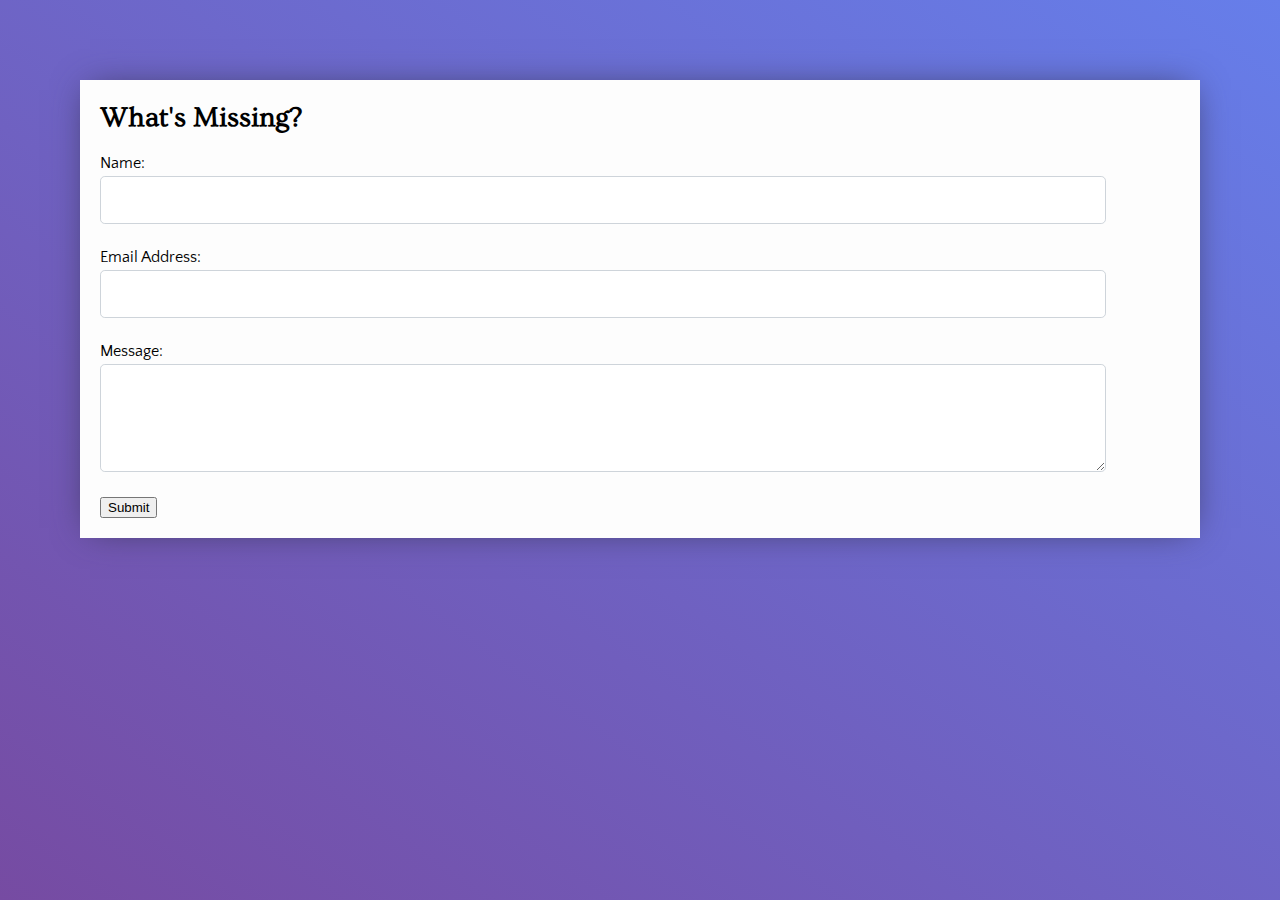
<file: form.html>
<!DOCTYPE html>

<html>

  <head>

    <meta charset="utf-8">
    <title>Richardson Eats</title>
    <link rel="icon" type="image/png" href="favicon.ico">

    <meta name="apple-mobile-web-app-capable" content="yes" />
    <meta name="apple-mobile-web-app-status-bar-style" content="black" />
    <meta name="viewport" content="width=device-width, user-scalable=no">

    <!--<link href="css-ext/normalize.css" media="screen, projection" rel="stylesheet" type="text/css" />-->
    <link href="css/screen.css" media="screen, projection" rel="stylesheet" type="text/css" />
    <link href="css/print.css" media="print" rel="stylesheet" type="text/css" />

    <link href="https://fonts.googleapis.com/css?family=Ovo|Quattrocento+Sans" rel="stylesheet">

    <!-- Global site tag (gtag.js) - Google Analytics -->
    <script async src="https://www.googletagmanager.com/gtag/js?id=UA-120728516-1"></script>
    <script>
      window.dataLayer = window.dataLayer || [];
      function gtag(){dataLayer.push(arguments);}
      gtag('js', new Date());

      gtag('config', 'UA-120728516-1');
    </script>
  </head>

  <body>


    <section class="card-container">


      <article class="card card-form">

        <h1>What's Missing?</h1>

        <form action="https://formspree.io/f/richardsoneats@gmail.com" method="POST" _lpchecked="1">
          <div class="form-group">
            <label>Name:</label>
            <input type="text" class="form-control form-control-lg" name="Name">
          </div>
          <div class="form-group">
            <label>Email Address:</label>
            <input type="email" class="form-control form-control-lg" name="Email">
          </div>
          <div class="form-group">
            <label>Message:</label>
             <textarea class="form-control form-control-lg" rows="3" name="Message"></textarea>
          </div>
          <button type="submit" value="Send" class="">Submit</button>

        </form>

      </article>



    </section>


  </body>

</html>
</file>
<file: css/screen.css>
/* Welcome to Compass.
 * In this file you should write your main styles. (or centralize your imports)
 * Import this file using the following HTML or equivalent:
 * <link href="/stylesheets/screen.css" media="screen, projection" rel="stylesheet" type="text/css" /> */
/* line 5, ../../../.gem/ruby/2.3.0/gems/compass-core-1.0.3/stylesheets/compass/reset/_utilities.scss */
html, body, div, span, applet, object, iframe,
h1, h2, h3, h4, h5, h6, p, blockquote, pre,
a, abbr, acronym, address, big, cite, code,
del, dfn, em, img, ins, kbd, q, s, samp,
small, strike, strong, sub, sup, tt, var,
b, u, i, center,
dl, dt, dd, ol, ul, li,
fieldset, form, label, legend,
table, caption, tbody, tfoot, thead, tr, th, td,
article, aside, canvas, details, embed,
figure, figcaption, footer, header, hgroup,
menu, nav, output, ruby, section, summary,
time, mark, audio, video {
  margin: 0;
  padding: 0;
  border: 0;
  font: inherit;
  font-size: 100%;
  vertical-align: baseline;
}

/* line 22, ../../../.gem/ruby/2.3.0/gems/compass-core-1.0.3/stylesheets/compass/reset/_utilities.scss */
html {
  line-height: 1;
}

/* line 24, ../../../.gem/ruby/2.3.0/gems/compass-core-1.0.3/stylesheets/compass/reset/_utilities.scss */
ol, ul {
  list-style: none;
}

/* line 26, ../../../.gem/ruby/2.3.0/gems/compass-core-1.0.3/stylesheets/compass/reset/_utilities.scss */
table {
  border-collapse: collapse;
  border-spacing: 0;
}

/* line 28, ../../../.gem/ruby/2.3.0/gems/compass-core-1.0.3/stylesheets/compass/reset/_utilities.scss */
caption, th, td {
  text-align: left;
  font-weight: normal;
  vertical-align: middle;
}

/* line 30, ../../../.gem/ruby/2.3.0/gems/compass-core-1.0.3/stylesheets/compass/reset/_utilities.scss */
q, blockquote {
  quotes: none;
}
/* line 103, ../../../.gem/ruby/2.3.0/gems/compass-core-1.0.3/stylesheets/compass/reset/_utilities.scss */
q:before, q:after, blockquote:before, blockquote:after {
  content: "";
  content: none;
}

/* line 32, ../../../.gem/ruby/2.3.0/gems/compass-core-1.0.3/stylesheets/compass/reset/_utilities.scss */
a img {
  border: none;
}

/* line 116, ../../../.gem/ruby/2.3.0/gems/compass-core-1.0.3/stylesheets/compass/reset/_utilities.scss */
article, aside, details, figcaption, figure, footer, header, hgroup, main, menu, nav, section, summary {
  display: block;
}

/* line 1, ../sass/_richardsoneats.sass */
html, body {
  height: 100%;
  width: 100%;
}

/* line 4, ../sass/_richardsoneats.sass */
body {
  background: fixed;
  background-image: -webkit-linear-gradient(bottom left, #764BA2 0%, #667EEA 100%);
  background-image: -o-linear-gradient(bottom left, #764BA2 0%, #667EEA 100%);
  background-image: linear-gradient(to top right, #764BA2 0%, #667EEA 100%);
}

/* line 10, ../sass/_richardsoneats.sass */
.header-container {
  display: grid;
  padding: 5rem;
  grid-template-columns: repeat(auto-fit, minmax(320px, 1fr));
  grid-gap: 0;
  padding-bottom: 0;
}
/* line 16, ../sass/_richardsoneats.sass */
.header-container .card {
  background-color: rgba(60, 56, 117, 0.45);
}
/* line 18, ../sass/_richardsoneats.sass */
.header-container h1 {
  font-size: 1.75rem;
  font-weight: 900;
  font-family: "Ovo", serif;
  line-height: 2.2rem;
  color: white;
}
/* line 24, ../sass/_richardsoneats.sass */
.header-container h1 a {
  color: #FCCE3E;
}
/* line 26, ../sass/_richardsoneats.sass */
.header-container h1 em {
  font-style: italic;
}

/* line 30, ../sass/_richardsoneats.sass */
.card-container {
  display: grid;
  padding: 5rem;
  grid-template-columns: repeat(auto-fit, minmax(320px, 1fr));
  grid-gap: 2rem;
}

/* line 35, ../sass/_richardsoneats.sass */
.card-link {
  text-decoration: none;
  color: inherit;
  transition: all 0.3s ease;
}
/* line 39, ../sass/_richardsoneats.sass */
.card-link .card {
  transition: all 0.3s ease;
}
/* line 41, ../sass/_richardsoneats.sass */
.card-link .card:hover {
  box-shadow: 0 0 30px -6px #383554;
  transform: translateY(-3px);
}
/* line 44, ../sass/_richardsoneats.sass */
.card-link .card:hover .pin img {
  height: 35px;
  width: 35px;
  float: right;
  margin: -20px -20px 0 0;
  transition: all 0.4s ease;
}

/* line 52, ../sass/_richardsoneats.sass */
.card {
  background: #FDFDFD;
  box-shadow: 0 0 34px -10px #383554;
  padding: 20px;
}

/* line 57, ../sass/_richardsoneats.sass */
.card-title h2 {
  font-size: 2.5rem;
  font-weight: 900;
  font-family: "Ovo", serif;
}
/* line 61, ../sass/_richardsoneats.sass */
.card-title .pin img {
  height: 31px;
  width: 31px;
  float: right;
  margin: -20px -20px 0 0;
  transition: all 0.4s ease;
}
/* line 68, ../sass/_richardsoneats.sass */
.card-title .hr {
  width: 30px;
  height: 3px;
  background-color: #FCCE3E;
  margin: 10px 0;
}
/* line 73, ../sass/_richardsoneats.sass */
.card-title h3 {
  font-family: "Quattrocento Sans", sans-serif;
  text-transform: uppercase;
  font-size: 1rem;
  color: #B1B1B1;
}

/* line 78, ../sass/_richardsoneats.sass */
.card-description {
  font-size: 1.2rem;
  margin: 25px 0 30px;
  font-family: "Ovo", serif;
  line-height: 1.4;
}

/* line 84, ../sass/_richardsoneats.sass */
.card-order h3 {
  font-family: "Quattrocento Sans", sans-serif;
  text-transform: uppercase;
  font-size: 1rem;
  color: #B1B1B1;
  margin-bottom: 10px;
}
/* line 90, ../sass/_richardsoneats.sass */
.card-order ul {
  list-style-type: disc;
  list-style-position: outside;
}
/* line 93, ../sass/_richardsoneats.sass */
.card-order li {
  margin: 0 0 8px 30px;
  font-family: "Ovo", serif;
  font-size: 1.1rem;
}

/* line 99, ../sass/_richardsoneats.sass */
.card-form h1 {
  font-size: 1.75rem;
  font-weight: 900;
  font-family: "Ovo", serif;
  line-height: 2.2rem;
  margin-bottom: 20px;
}
/* line 105, ../sass/_richardsoneats.sass */
.card-form .form-group {
  margin: 0 0 25px 0;
}
/* line 107, ../sass/_richardsoneats.sass */
.card-form label {
  display: block;
  margin-bottom: 5px;
  font-family: "Quattrocento Sans", sans-serif;
}
/* line 111, ../sass/_richardsoneats.sass */
.card-form input, .card-form textarea {
  display: block;
  width: 90%;
  padding: 0.375rem 0.75rem;
  font-size: 1rem;
  line-height: 1.5;
  color: #495057;
  background-color: #fff;
  background-clip: padding-box;
  border: 1px solid #ced4da;
  border-radius: 0.25rem;
  transition: border-color 0.15s ease-in-out, box-shadow 0.15s ease-in-out;
  padding: 0.5rem 1rem;
  font-size: 1.25rem;
  line-height: 1.5;
  border-radius: 0.3rem;
}

@media (max-width: 475px) {
  /* line 132, ../sass/_richardsoneats.sass */
  .card-container, .header-container {
    padding: 1rem;
  }
}
</file>
<file: css/print.css>
/* Welcome to Compass. Use this file to define print styles.
 * Import this file using the following HTML or equivalent:
 * <link href="/stylesheets/print.css" media="print" rel="stylesheet" type="text/css" /> */
</file>
